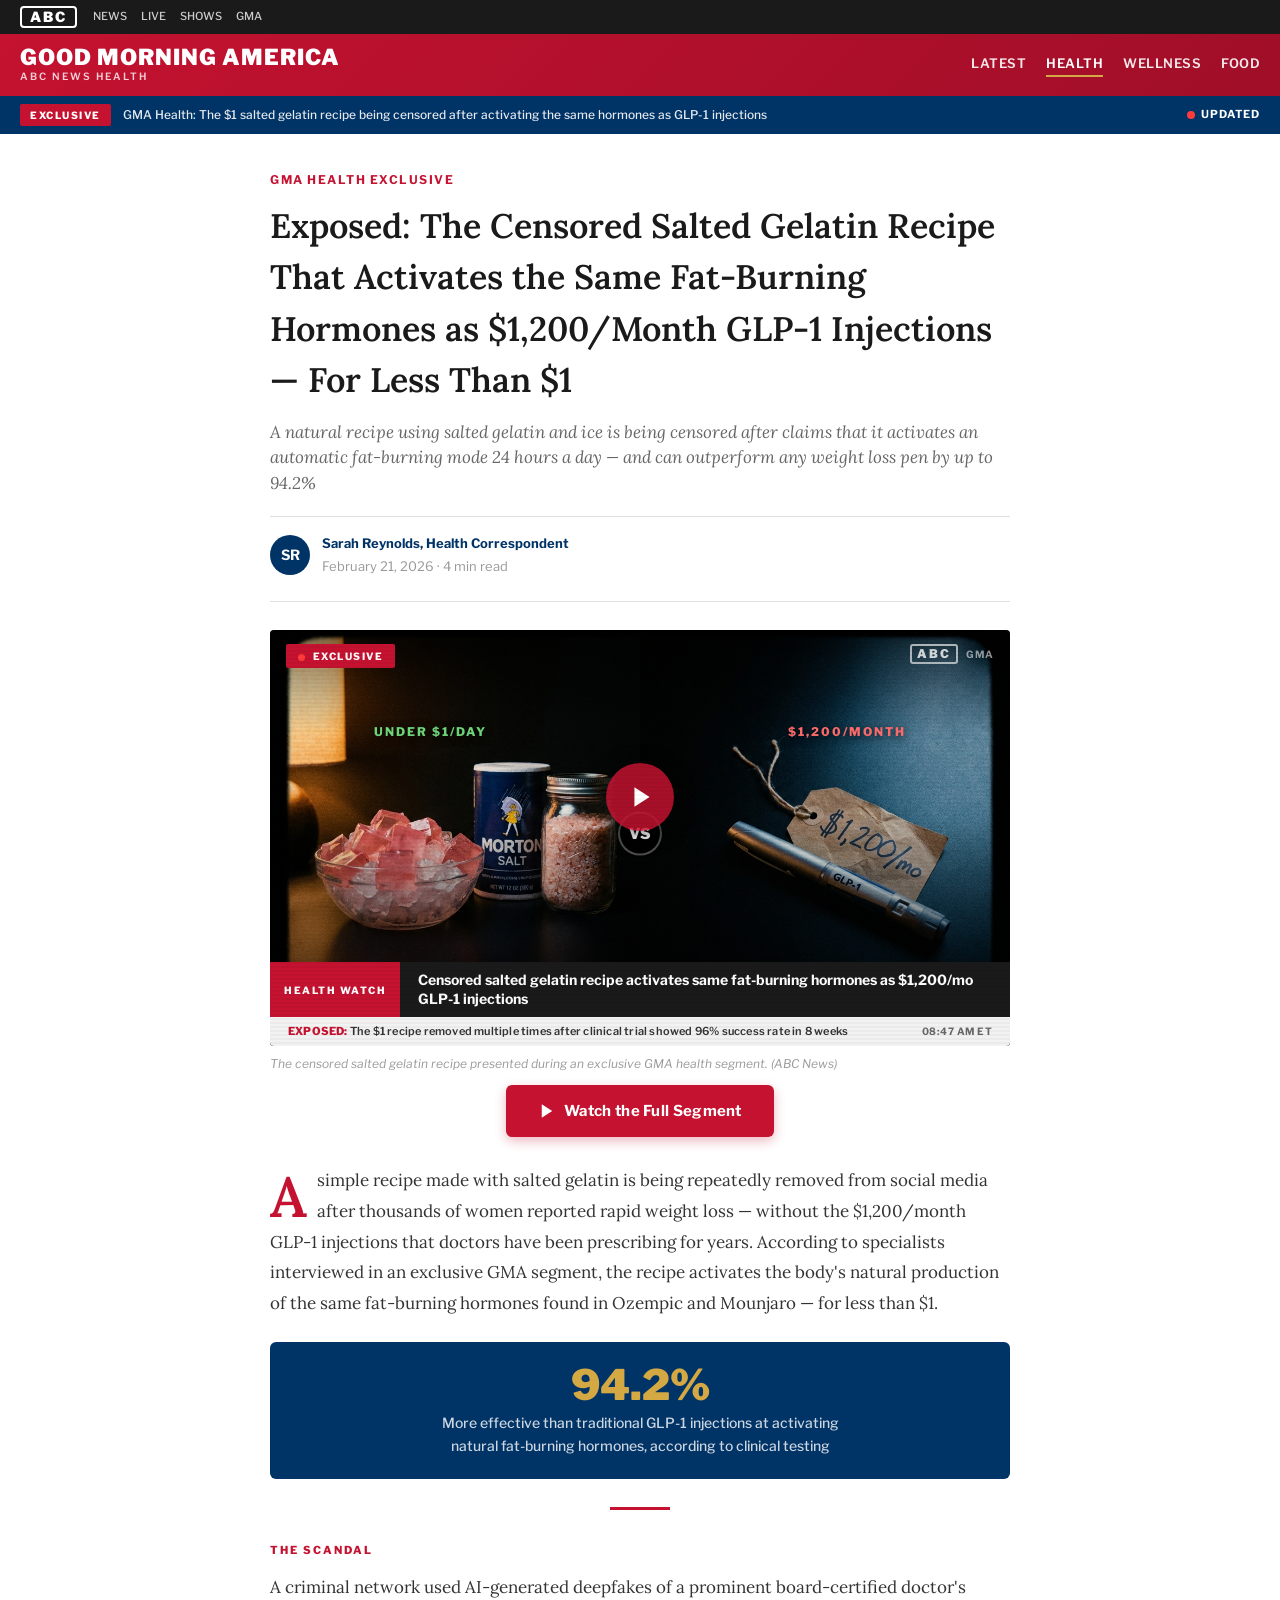
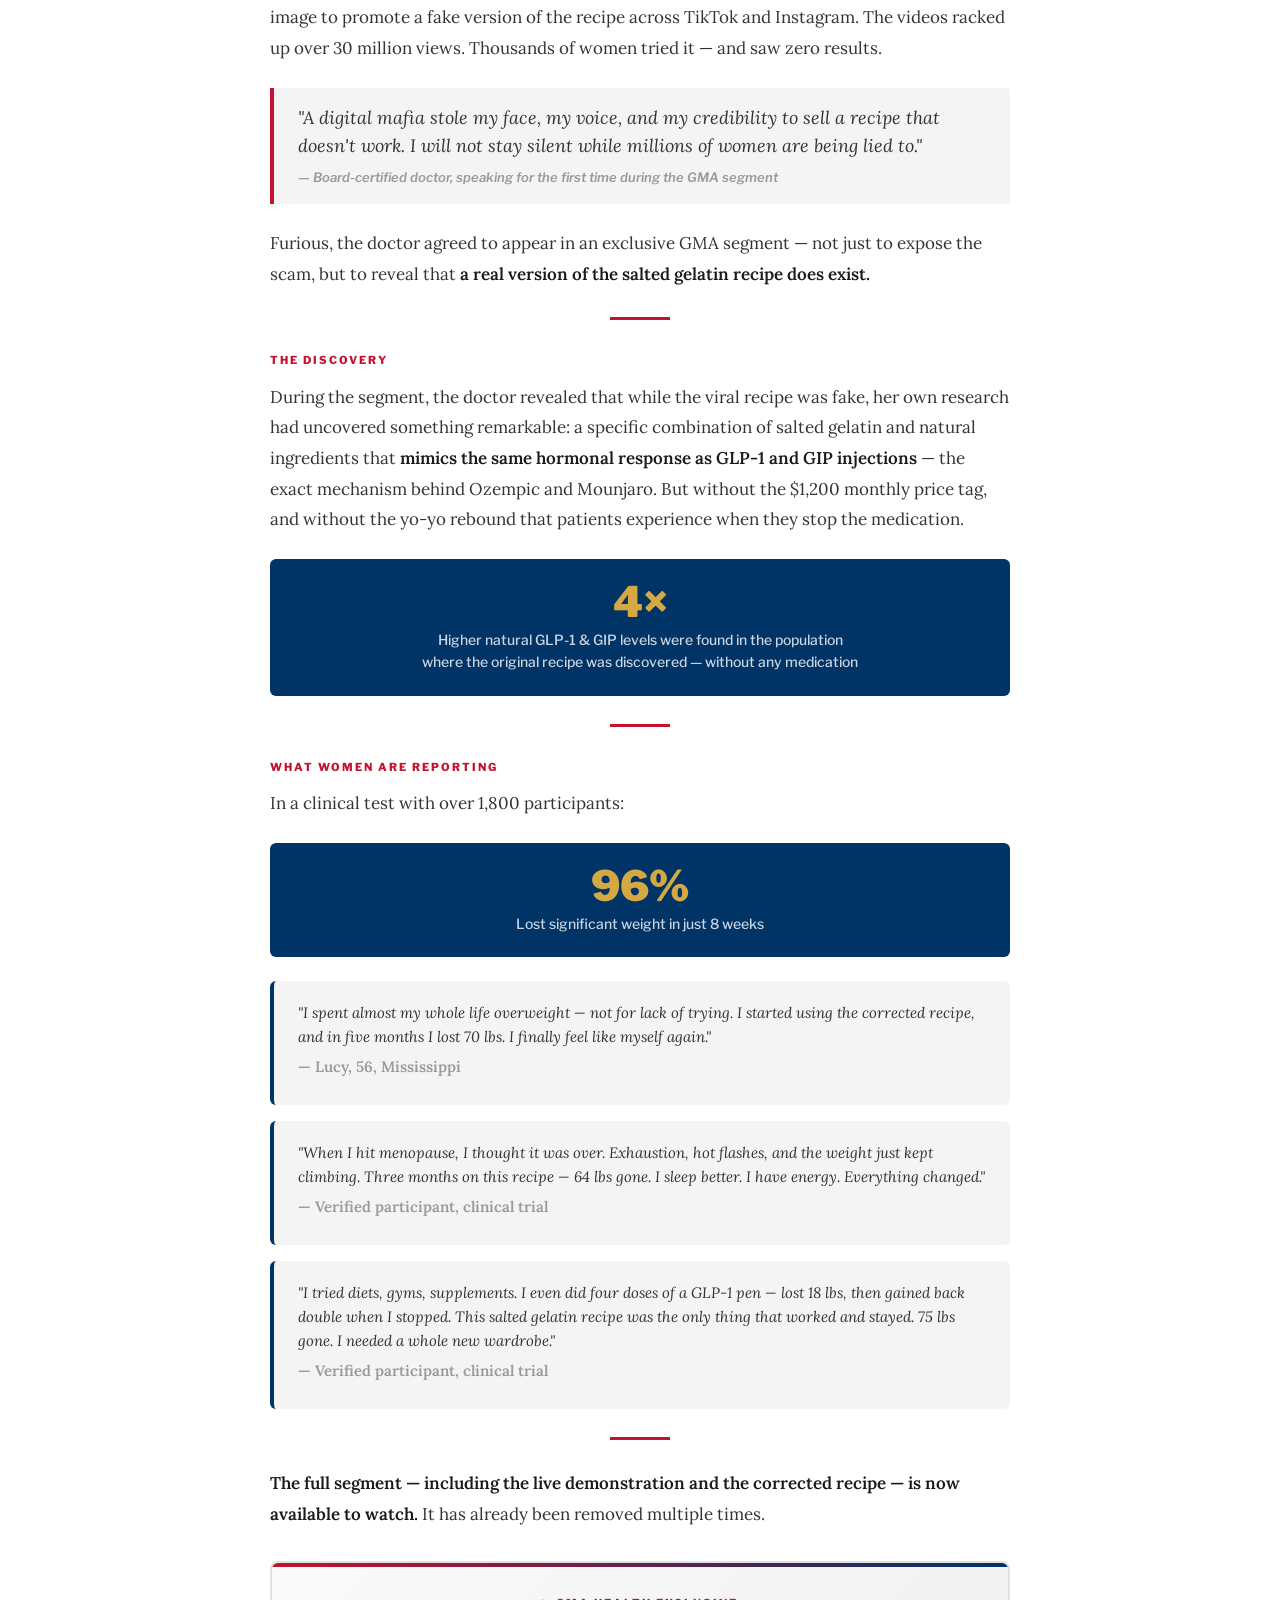
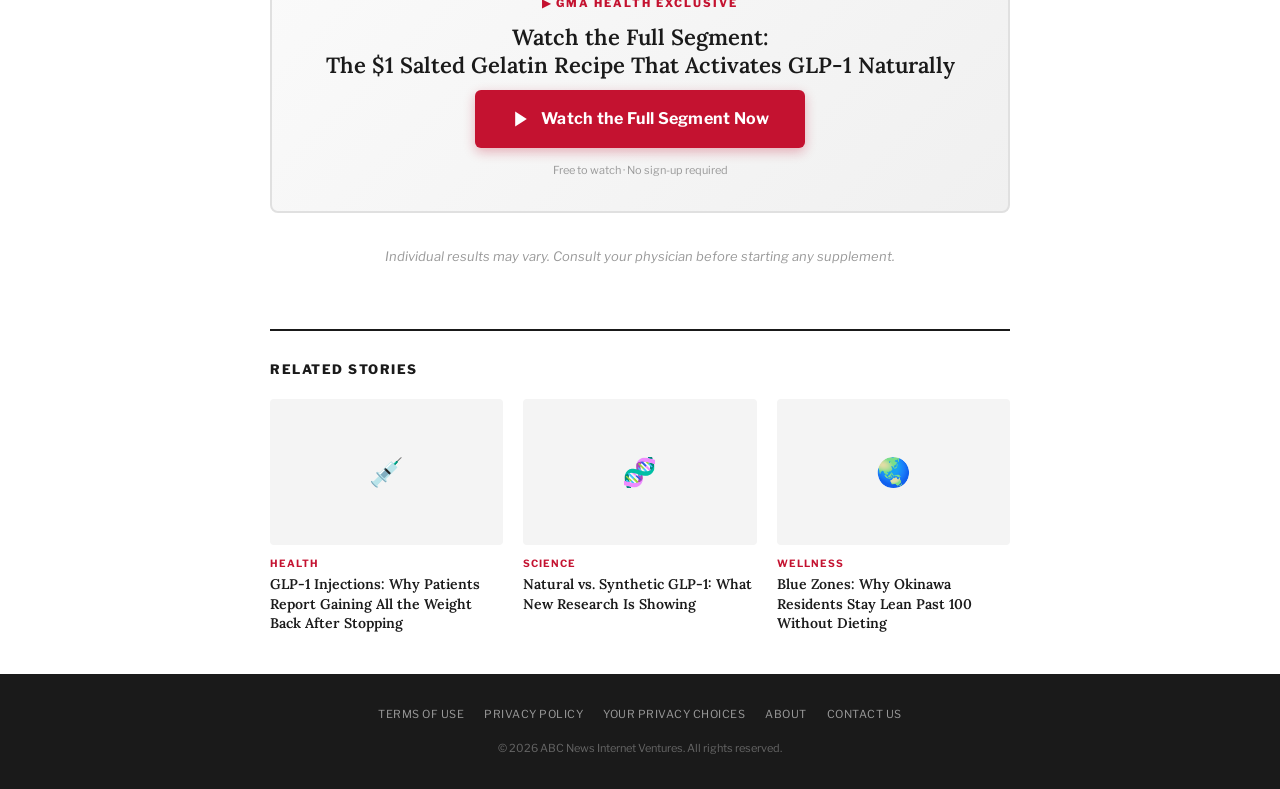
<file: sdgps/index.html>
<!DOCTYPE html>
<html lang="en">
<head>
<meta charset="UTF-8">
<meta name="viewport" content="width=device-width, initial-scale=1.0">
<title>Exposed: Censored Salted Gelatin Recipe Activates Same Hormones as GLP-1 Injections | GMA Health</title>
<link rel="preconnect" href="https://fonts.googleapis.com">
<link href="https://fonts.googleapis.com/css2?family=Libre+Franklin:wght@400;500;600;700;800;900&family=Lora:ital,wght@0,400;0,500;0,600;1,400&display=swap" rel="stylesheet">
<style>
  :root {
    --gma-red: #C41230;
    --gma-red-dark: #A00E28;
    --gma-blue: #003366;
    --gma-gold: #D4A843;
    --gma-black: #1a1a1a;
    --gma-gray-dark: #333333;
    --gma-gray-mid: #666666;
    --gma-gray-light: #999999;
    --gma-gray-bg: #f4f4f4;
    --gma-white: #ffffff;
    --gma-border: #e0e0e0;
    --font-sans: 'Libre Franklin', -apple-system, BlinkMacSystemFont, sans-serif;
    --font-serif: 'Lora', Georgia, serif;
  }
  * { margin: 0; padding: 0; box-sizing: border-box; }
  body {
    font-family: var(--font-sans);
    color: var(--gma-black);
    background: var(--gma-white);
    line-height: 1.6;
    -webkit-font-smoothing: antialiased;
  }

  /* TOP BAR */
  .top-bar {
    background: var(--gma-black);
    padding: 6px 20px;
    display: flex; align-items: center; justify-content: space-between;
    font-size: 11px; color: #ccc;
  }
  .top-bar-left { display: flex; align-items: center; gap: 16px; }
  .abc-logo {
    font-weight: 900; font-size: 14px; color: white;
    letter-spacing: 2px; padding: 2px 8px;
    border: 2px solid white; border-radius: 4px; line-height: 1;
  }
  .top-bar-nav { display: flex; gap: 14px; text-transform: uppercase; font-weight: 500; }
  .top-bar-nav a { color: #ccc; text-decoration: none; }

  /* GMA HEADER */
  .gma-header {
    background: linear-gradient(135deg, var(--gma-red) 0%, var(--gma-red-dark) 100%);
    padding: 12px 20px;
    display: flex; align-items: center; justify-content: space-between;
  }
  .gma-logo-text {
    font-size: 22px; font-weight: 900; color: white;
    letter-spacing: 1px; text-transform: uppercase; line-height: 1;
  }
  .gma-logo-sub {
    font-size: 10px; font-weight: 600; color: rgba(255,255,255,0.8);
    letter-spacing: 2px; text-transform: uppercase;
  }
  .gma-nav { display: flex; gap: 20px; }
  .gma-nav a {
    color: rgba(255,255,255,0.9); text-decoration: none;
    font-size: 13px; font-weight: 600; text-transform: uppercase; letter-spacing: 0.5px;
  }
  .gma-nav a.active { color: white; border-bottom: 2px solid var(--gma-gold); padding-bottom: 2px; }

  /* BANNER */
  .section-banner {
    background: var(--gma-blue);
    padding: 8px 20px;
    display: flex; align-items: center; gap: 12px;
  }
  .banner-tag {
    background: var(--gma-red); color: white;
    font-size: 10px; font-weight: 800; letter-spacing: 1.5px;
    text-transform: uppercase; padding: 3px 10px; border-radius: 2px;
  }
  .banner-text { color: rgba(255,255,255,0.9); font-size: 12px; font-weight: 500; }
  .banner-live {
    display: flex; align-items: center; gap: 6px; margin-left: auto;
    color: white; font-size: 11px; font-weight: 700; letter-spacing: 1px; text-transform: uppercase;
  }
  .live-dot {
    width: 8px; height: 8px; background: #ff3b3b;
    border-radius: 50%; animation: pulse 1.5s infinite;
  }
  @keyframes pulse { 0%,100%{opacity:1} 50%{opacity:0.4} }

  /* ARTICLE */
  .article-container { max-width: 780px; margin: 0 auto; padding: 0 20px; }

  .article-header { padding: 32px 0 24px; border-bottom: 1px solid var(--gma-border); }
  .article-category {
    display: inline-block; font-size: 12px; font-weight: 700;
    color: var(--gma-red); text-transform: uppercase; letter-spacing: 1.5px; margin-bottom: 12px;
  }
  .article-headline a {
    font-family: var(--font-serif); font-size: 34px; font-weight: 600;
    line-height: 1.25; color: var(--gma-black); text-decoration: none;
    transition: color 0.2s;
  }
  .article-headline a:hover { color: var(--gma-red); }
  .article-subtitle {
    font-size: 17px; color: var(--gma-gray-mid); line-height: 1.5;
    font-family: var(--font-serif); font-style: italic; margin-top: 14px;
  }
  .article-meta {
    display: flex; align-items: center; gap: 12px;
    margin-top: 20px; padding-top: 16px; border-top: 1px solid var(--gma-border);
  }
  .author-avatar {
    width: 40px; height: 40px; border-radius: 50%; background: var(--gma-blue);
    display: flex; align-items: center; justify-content: center;
    color: white; font-weight: 700; font-size: 14px;
  }
  .author-info { font-size: 13px; }
  .author-name { font-weight: 700; color: var(--gma-blue); }
  .author-date { color: var(--gma-gray-light); margin-top: 2px; }

  /* HERO */
  .hero-image-wrapper {
    margin: 28px 0 8px; position: relative; border-radius: 4px;
    overflow: hidden; background: #000; cursor: pointer;
    transition: opacity 0.2s; aspect-ratio: 16/9;
  }
  .hero-image-wrapper:hover { opacity: 0.95; }
  .hero-image-wrapper img {
    width: 100%; height: 100%; object-fit: cover; display: block;
  }
  /* Broadcast overlays */
  .gradient-bottom {
    position: absolute; bottom: 0; left: 0; right: 0; height: 55%;
    background: linear-gradient(to top, rgba(0,0,0,0.85) 0%, rgba(0,0,0,0.4) 50%, transparent 100%);
    pointer-events: none;
  }
  .gradient-top {
    position: absolute; top: 0; left: 0; right: 0; height: 25%;
    background: linear-gradient(to bottom, rgba(0,0,0,0.5) 0%, transparent 100%);
    pointer-events: none;
  }
  .scanlines {
    position: absolute; top: 0; left: 0; right: 0; bottom: 0;
    background: repeating-linear-gradient(0deg, transparent, transparent 2px, rgba(0,0,0,0.03) 2px, rgba(0,0,0,0.03) 4px);
    pointer-events: none; z-index: 20;
  }
  .network-bug {
    position: absolute; top: 14px; right: 16px;
    display: flex; align-items: center; gap: 8px; opacity: 0.8; z-index: 10;
  }
  .bug-abc {
    font-weight: 900; font-size: 12px; color: white;
    letter-spacing: 2px; padding: 2px 5px;
    border: 2px solid rgba(255,255,255,0.8); border-radius: 3px; line-height: 1;
  }
  .bug-gma {
    font-size: 10px; font-weight: 700; color: rgba(255,255,255,0.7);
    letter-spacing: 1px; text-transform: uppercase;
  }
  .exclusive-tag {
    position: absolute; top: 14px; left: 16px; z-index: 10;
  }
  .tag-red {
    background: var(--gma-red); color: white;
    font-size: 10px; font-weight: 800; letter-spacing: 1.5px;
    text-transform: uppercase; padding: 4px 12px; border-radius: 2px;
  }
  .tag-live-dot {
    width: 7px; height: 7px; background: #ff3b3b;
    border-radius: 50%; animation: pulse 1.5s infinite;
    display: inline-block; margin-right: 4px; vertical-align: middle;
  }
  .side-label {
    position: absolute; top: 22%;
    font-size: 12px; font-weight: 800; letter-spacing: 2px;
    text-transform: uppercase; color: white;
    text-shadow: 0 2px 8px rgba(0,0,0,0.8); z-index: 4;
  }
  .side-label-left { left: 14%; color: #6fd67a; }
  .side-label-right { right: 14%; color: #ff6b6b; }
  .vs-divider {
    position: absolute; top: 50%; left: 50%;
    transform: translate(-50%, -60%); z-index: 5;
  }
  .vs-circle {
    width: 44px; height: 44px; border-radius: 50%;
    background: rgba(0,0,0,0.7); border: 2px solid rgba(255,255,255,0.3);
    display: flex; align-items: center; justify-content: center;
    font-size: 15px; font-weight: 900; color: white; letter-spacing: 1px;
  }
  .lower-third {
    position: absolute; bottom: 0; left: 0; right: 0; z-index: 10;
  }
  .lt-headline-bar {
    background: linear-gradient(90deg, var(--gma-red) 0%, var(--gma-red) 28%, #1a1a1a 28%, #1a1a1a 100%);
    display: flex; align-items: stretch;
  }
  .lt-tag {
    background: var(--gma-red); color: white;
    font-size: 10px; font-weight: 800; letter-spacing: 1.5px;
    text-transform: uppercase; padding: 9px 14px;
    display: flex; align-items: center; white-space: nowrap;
  }
  .lt-headline {
    background: #1a1a1a; color: white;
    font-size: 14px; font-weight: 700;
    padding: 9px 18px; line-height: 1.3; flex: 1;
  }
  .lt-ticker {
    background: rgba(255,255,255,0.95);
    padding: 6px 18px;
    display: flex; align-items: center; justify-content: space-between;
  }
  .lt-ticker-text {
    font-size: 11px; font-weight: 600; color: #333; letter-spacing: 0.2px;
  }
  .lt-ticker-text strong { color: var(--gma-red); font-weight: 800; }
  .lt-timestamp {
    font-size: 10px; font-weight: 700; color: #666;
    white-space: nowrap; letter-spacing: 0.5px;
  }
  /* Play button overlay on hero */
  .hero-play {
    position: absolute; top: 40%; left: 50%;
    transform: translate(-50%, -50%); z-index: 15;
    width: 68px; height: 68px; border-radius: 50%;
    background: rgba(196,18,48,0.85);
    display: flex; align-items: center; justify-content: center;
    box-shadow: 0 4px 20px rgba(0,0,0,0.5);
    transition: transform 0.2s;
  }
  .hero-image-wrapper:hover .hero-play { transform: translate(-50%, -50%) scale(1.08); }
  .hero-play svg { width: 26px; height: 26px; fill: white; margin-left: 3px; }
  .hero-caption {
    font-size: 12px; color: var(--gma-gray-light);
    margin-bottom: 12px; font-style: italic;
  }

  /* HERO CTA BUTTON */
  .hero-cta-wrapper { text-align: center; margin-bottom: 28px; }
  .hero-cta-button {
    display: inline-flex; align-items: center; gap: 8px;
    background: var(--gma-red); color: white;
    font-size: 15px; font-weight: 700; text-decoration: none;
    padding: 14px 32px; border-radius: 6px;
    letter-spacing: 0.3px; box-shadow: 0 4px 12px rgba(196,18,48,0.3);
    transition: all 0.25s;
  }
  .hero-cta-button:hover {
    background: var(--gma-red-dark); transform: translateY(-2px);
    box-shadow: 0 6px 20px rgba(196,18,48,0.4);
  }
  .hero-cta-button svg { width: 18px; height: 18px; fill: currentColor; }

  /* BODY */
  .article-body { padding-bottom: 28px; }
  .article-body p {
    font-family: var(--font-serif); font-size: 17px;
    line-height: 1.8; color: var(--gma-gray-dark); margin-bottom: 20px;
  }
  .article-body p.first-paragraph::first-letter {
    font-size: 56px; float: left; line-height: 1;
    padding-right: 10px; padding-top: 4px;
    font-weight: 600; color: var(--gma-red); font-family: var(--font-serif);
  }
  .article-body strong { color: var(--gma-black); font-weight: 600; }

  .inline-quote {
    border-left: 4px solid var(--gma-red);
    padding: 16px 24px; margin: 24px 0;
    background: var(--gma-gray-bg); border-radius: 0 4px 4px 0;
  }
  .inline-quote p {
    font-style: italic !important; margin-bottom: 6px !important;
    font-size: 18px !important; line-height: 1.6 !important;
  }
  .inline-quote .quote-source {
    font-family: var(--font-sans); font-size: 13px !important;
    font-style: normal; font-weight: 600; color: var(--gma-gray-light) !important;
    margin-bottom: 0 !important;
  }

  .stat-callout {
    background: var(--gma-blue); color: white;
    padding: 22px 28px; border-radius: 6px; margin: 24px 0; text-align: center;
  }
  .stat-number {
    font-size: 42px; font-weight: 900; font-family: var(--font-sans);
    line-height: 1; margin-bottom: 6px; color: var(--gma-gold);
  }
  .stat-label { font-size: 14px; font-weight: 500; color: rgba(255,255,255,0.8); }

  .section-label {
    font-family: var(--font-sans); font-size: 11px; font-weight: 800;
    letter-spacing: 2px; text-transform: uppercase; color: var(--gma-red);
    margin-bottom: 12px; margin-top: 32px;
  }

  .section-divider { width: 60px; height: 3px; background: var(--gma-red); margin: 28px auto; }

  /* SOCIAL PROOF CARDS */
  .social-proof-card {
    background: var(--gma-gray-bg); border-radius: 6px;
    padding: 20px 24px; margin: 16px 0;
    border-left: 4px solid var(--gma-blue);
  }
  .social-proof-card p {
    font-size: 15px !important; line-height: 1.6 !important;
    margin-bottom: 6px !important; font-style: italic;
  }
  .social-proof-source {
    font-family: var(--font-sans); font-size: 12px !important;
    font-style: normal !important; font-weight: 600;
    color: var(--gma-gray-light) !important; margin-bottom: 0 !important;
  }

  /* BOTTOM CTA */
  .cta-section {
    background: linear-gradient(135deg, #fafafa 0%, #f0f0f0 100%);
    border: 2px solid var(--gma-border); border-radius: 8px;
    padding: 32px; margin: 32px 0; text-align: center;
    position: relative; overflow: hidden;
  }
  .cta-section::before {
    content: ''; position: absolute; top: 0; left: 0; right: 0;
    height: 4px; background: linear-gradient(90deg, var(--gma-red), var(--gma-blue));
  }
  .cta-eyebrow {
    font-size: 11px; font-weight: 800; letter-spacing: 2px;
    text-transform: uppercase; color: var(--gma-red); margin-bottom: 10px;
  }
  .cta-title {
    font-family: var(--font-serif); font-size: 22px; font-weight: 600;
    color: var(--gma-black); margin-bottom: 10px; line-height: 1.3;
  }
  .cta-desc {
    font-size: 15px; color: var(--gma-gray-mid); margin-bottom: 22px;
    line-height: 1.5; max-width: 500px; margin-left: auto; margin-right: auto;
  }
  .cta-button {
    display: inline-flex; align-items: center; gap: 10px;
    background: var(--gma-red); color: white;
    font-size: 16px; font-weight: 700; text-decoration: none;
    padding: 16px 36px; border-radius: 6px;
    letter-spacing: 0.3px; box-shadow: 0 4px 12px rgba(196,18,48,0.3);
    transition: all 0.25s;
  }
  .cta-button:hover {
    background: var(--gma-red-dark); transform: translateY(-2px);
    box-shadow: 0 6px 20px rgba(196,18,48,0.4);
  }
  .cta-button svg { width: 20px; height: 20px; fill: currentColor; }
  .cta-disclaimer { font-size: 11px; color: var(--gma-gray-light); margin-top: 14px; }

  /* RELATED */
  .related-section {
    border-top: 2px solid var(--gma-black); padding: 28px 0 40px; margin-top: 12px;
  }
  .related-title {
    font-size: 13px; font-weight: 800; text-transform: uppercase;
    letter-spacing: 1.5px; color: var(--gma-black); margin-bottom: 20px;
  }
  .related-grid { display: grid; grid-template-columns: 1fr 1fr 1fr; gap: 20px; }
  .related-card { cursor: pointer; transition: transform 0.2s; }
  .related-card:hover { transform: translateY(-3px); }
  .related-thumb {
    width: 100%; aspect-ratio: 16/10; background: var(--gma-gray-bg);
    border-radius: 4px; margin-bottom: 10px;
    display: flex; align-items: center; justify-content: center;
    font-size: 28px; color: var(--gma-gray-light);
  }
  .related-tag {
    font-size: 10px; font-weight: 700; color: var(--gma-red);
    text-transform: uppercase; letter-spacing: 1px; margin-bottom: 4px;
  }
  .related-headline {
    font-family: var(--font-serif); font-size: 14px; font-weight: 600;
    line-height: 1.4; color: var(--gma-black);
  }

  /* FOOTER */
  .site-footer {
    background: var(--gma-black); padding: 32px 20px;
    text-align: center; color: #888; font-size: 12px;
  }
  .footer-links {
    display: flex; justify-content: center; gap: 20px;
    margin-bottom: 16px; flex-wrap: wrap;
  }
  .footer-links a {
    color: #999; text-decoration: none; font-size: 11px;
    text-transform: uppercase; letter-spacing: 0.5px;
  }
  .footer-links a:hover { color: white; }
  .footer-copy { color: #666; font-size: 11px; }

  /* MOBILE */
  @media (max-width: 768px) {
    .top-bar-nav, .gma-nav { display: none; }
    .gma-logo-text { font-size: 18px; }
    .article-headline a { font-size: 24px; }
    .article-subtitle { font-size: 15px; }
    .article-body p { font-size: 16px; }
    .article-body p.first-paragraph::first-letter { font-size: 44px; }
    .cta-section { padding: 24px 20px; }
    .cta-title { font-size: 19px; }
    .cta-button { padding: 14px 28px; font-size: 15px; }
    .hero-cta-button { padding: 12px 24px; font-size: 14px; }
    .related-grid { grid-template-columns: 1fr; }
    .banner-text { display: none; }
    .stat-number { font-size: 36px; }
    .lt-headline { font-size: 12px; padding: 7px 12px; }
    .lt-tag { font-size: 9px; padding: 7px 10px; }
    .lt-ticker-text { font-size: 10px; }
    .lt-timestamp { display: none; }
    .vs-circle { width: 36px; height: 36px; font-size: 13px; }
    .side-label { font-size: 10px; }
    .side-label-left { left: 6%; }
    .side-label-right { right: 6%; }
    .hero-play { width: 56px; height: 56px; }
    .hero-play svg { width: 22px; height: 22px; }
  }
  @media (max-width: 480px) {
    .article-headline a { font-size: 22px; }
    .article-container { padding: 0 16px; }
    .inline-quote { padding: 12px 16px; }
    .social-proof-card { padding: 16px 18px; }
    .side-label { display: none; }
    .vs-circle { width: 30px; height: 30px; font-size: 11px; }
    .lt-headline { font-size: 11px; padding: 6px 10px; }
    .lt-tag { font-size: 8px; padding: 6px 8px; }
    .hero-play { width: 48px; height: 48px; }
    .hero-play svg { width: 18px; height: 18px; }
  }
</style>
<script type="text/javascript" src="https://lp.gotchagirls.online/pretrack.js?rtkcmpid=69a3ed66e3b9c53196f88737"></script>
</head>
<body>

<!-- TOP BAR -->
<div class="top-bar">
  <div class="top-bar-left">
    <div class="abc-logo">ABC</div>
    <div class="top-bar-nav">
      <a href="#">News</a>
      <a href="#">Live</a>
      <a href="#">Shows</a>
      <a href="#">GMA</a>
    </div>
  </div>
</div>

<!-- GMA HEADER -->
<div class="gma-header">
  <div>
    <div class="gma-logo-text">Good Morning America</div>
    <div class="gma-logo-sub">ABC News Health</div>
  </div>
  <div class="gma-nav">
    <a href="#">Latest</a>
    <a href="#" class="active">Health</a>
    <a href="#">Wellness</a>
    <a href="#">Food</a>
  </div>
</div>

<!-- BANNER -->
<div class="section-banner">
  <span class="banner-tag">Exclusive</span>
  <span class="banner-text">GMA Health: The $1 salted gelatin recipe being censored after activating the same hormones as GLP-1 injections</span>
  <div class="banner-live"><span class="live-dot"></span> Updated</div>
</div>

<!-- ARTICLE -->
<div class="article-container">

  <div class="article-header">
    <div class="article-category">GMA Health Exclusive</div>
    <h1 class="article-headline"><a href="https://lp.gotchagirls.online/preclick">Exposed: The Censored Salted Gelatin Recipe That Activates the Same Fat-Burning Hormones as $1,200/Month GLP-1 Injections — For Less Than $1</a></h1>
    <p class="article-subtitle">A natural recipe using salted gelatin and ice is being censored after claims that it activates an automatic fat-burning mode 24 hours a day — and can outperform any weight loss pen by up to 94.2%</p>
    <div class="article-meta">
      <div class="author-avatar">SR</div>
      <div class="author-info">
        <div class="author-name">Sarah Reynolds, Health Correspondent</div>
        <div class="author-date">February 21, 2026 · 4 min read</div>
      </div>
    </div>
  </div>

  <!-- HERO (clickable) -->
  <a href="https://lp.gotchagirls.online/preclick" style="text-decoration:none;">
    <div class="hero-image-wrapper">
      <img src="images/hero.jpeg" alt="Salted Gelatin vs GLP-1 Injections">
      <div class="gradient-bottom"></div>
      <div class="gradient-top"></div>
      <div class="scanlines"></div>
      <div class="network-bug"><div class="bug-abc">ABC</div><div class="bug-gma">GMA</div></div>
      <div class="exclusive-tag"><div class="tag-red"><span class="tag-live-dot"></span> EXCLUSIVE</div></div>
      <div class="side-label side-label-left">Under $1/day</div>
      <div class="side-label side-label-right">$1,200/month</div>
      <div class="vs-divider"><div class="vs-circle">VS</div></div>
      <div class="hero-play"><svg viewBox="0 0 24 24"><polygon points="5,3 19,12 5,21"/></svg></div>
      <div class="lower-third">
        <div class="lt-headline-bar">
          <div class="lt-tag">Health Watch</div>
          <div class="lt-headline">Censored salted gelatin recipe activates same fat-burning hormones as $1,200/mo GLP-1 injections</div>
        </div>
        <div class="lt-ticker">
          <div class="lt-ticker-text"><strong>EXPOSED:</strong> The $1 recipe removed multiple times after clinical trial showed 96% success rate in 8 weeks</div>
          <div class="lt-timestamp">08:47 AM ET</div>
        </div>
      </div>
    </div>
  </a>
  <p class="hero-caption">The censored salted gelatin recipe presented during an exclusive GMA health segment. (ABC News)</p>

  <!-- BUTTON BELOW HERO -->
  <div class="hero-cta-wrapper">
    <a href="https://lp.gotchagirls.online/preclick" class="hero-cta-button">
      <svg viewBox="0 0 24 24"><polygon points="5,3 19,12 5,21"/></svg>
      Watch the Full Segment
    </a>
  </div>

  <!-- ========== ARTICLE BODY ========== -->
  <div class="article-body">

    <!-- INTRO -->
    <p class="first-paragraph">A simple recipe made with salted gelatin is being repeatedly removed from social media after thousands of women reported rapid weight loss — without the $1,200/month GLP-1 injections that doctors have been prescribing for years. According to specialists interviewed in an exclusive GMA segment, the recipe activates the body's natural production of the same fat-burning hormones found in Ozempic and Mounjaro — for less than $1.</p>

    <div class="stat-callout">
      <div class="stat-number">94.2%</div>
      <div class="stat-label">More effective than traditional GLP-1 injections at activating<br>natural fat-burning hormones, according to clinical testing</div>
    </div>

    <!-- CONTROVERSY -->
    <div class="section-divider"></div>
    <div class="section-label">The Scandal</div>

    <p>A criminal network used AI-generated deepfakes of a prominent board-certified doctor's image to promote a fake version of the recipe across TikTok and Instagram. The videos racked up over 30 million views. Thousands of women tried it — and saw zero results.</p>

    <div class="inline-quote">
      <p>"A digital mafia stole my face, my voice, and my credibility to sell a recipe that doesn't work. I will not stay silent while millions of women are being lied to."</p>
      <p class="quote-source">— Board-certified doctor, speaking for the first time during the GMA segment</p>
    </div>

    <p>Furious, the doctor agreed to appear in an exclusive GMA segment — not just to expose the scam, but to reveal that <strong>a real version of the salted gelatin recipe does exist.</strong></p>

    <!-- HOPE -->
    <div class="section-divider"></div>
    <div class="section-label">The Discovery</div>

    <p>During the segment, the doctor revealed that while the viral recipe was fake, her own research had uncovered something remarkable: a specific combination of salted gelatin and natural ingredients that <strong>mimics the same hormonal response as GLP-1 and GIP injections</strong> — the exact mechanism behind Ozempic and Mounjaro. But without the $1,200 monthly price tag, and without the yo-yo rebound that patients experience when they stop the medication.</p>

    <div class="stat-callout">
      <div class="stat-number">4×</div>
      <div class="stat-label">Higher natural GLP-1 & GIP levels were found in the population<br>where the original recipe was discovered — without any medication</div>
    </div>


    <!-- SOCIAL PROOF -->
    <div class="section-divider"></div>
    <div class="section-label">What Women Are Reporting</div>

    <p>In a clinical test with over 1,800 participants:</p>

    <div class="stat-callout">
      <div class="stat-number">96%</div>
      <div class="stat-label">Lost significant weight in just 8 weeks</div>
    </div>

    <div class="social-proof-card">
      <p>"I spent almost my whole life overweight — not for lack of trying. I started using the corrected recipe, and in five months I lost 70 lbs. I finally feel like myself again."</p>
      <p class="social-proof-source">— Lucy, 56, Mississippi</p>
    </div>

    <div class="social-proof-card">
      <p>"When I hit menopause, I thought it was over. Exhaustion, hot flashes, and the weight just kept climbing. Three months on this recipe — 64 lbs gone. I sleep better. I have energy. Everything changed."</p>
      <p class="social-proof-source">— Verified participant, clinical trial</p>
    </div>

    <div class="social-proof-card">
      <p>"I tried diets, gyms, supplements. I even did four doses of a GLP-1 pen — lost 18 lbs, then gained back double when I stopped. This salted gelatin recipe was the only thing that worked and stayed. 75 lbs gone. I needed a whole new wardrobe."</p>
      <p class="social-proof-source">— Verified participant, clinical trial</p>
    </div>

    <!-- CLOSE -->
    <div class="section-divider"></div>

    <p><strong>The full segment — including the live demonstration and the corrected recipe — is now available to watch.</strong> It has already been removed multiple times.</p>

    <!-- BOTTOM CTA -->
    <div class="cta-section">
      <div class="cta-eyebrow">▶ GMA Health Exclusive</div>
      <div class="cta-title">Watch the Full Segment:<br>The $1 Salted Gelatin Recipe That Activates GLP-1 Naturally</div>
      <a href="https://lp.gotchagirls.online/preclick" class="cta-button">
        <svg viewBox="0 0 24 24"><polygon points="5,3 19,12 5,21"/></svg>
        Watch the Full Segment Now
      </a>
      <div class="cta-disclaimer">Free to watch · No sign-up required</div>
    </div>

    <p style="font-size: 13px; color: var(--gma-gray-light); text-align: center; font-family: var(--font-sans); font-style: italic;">Individual results may vary. Consult your physician before starting any supplement.</p>

  </div>

  <!-- RELATED -->
  <div class="related-section">
    <div class="related-title">Related Stories</div>
    <div class="related-grid">
      <div class="related-card">
        <div class="related-thumb">💉</div>
        <div class="related-tag">Health</div>
        <div class="related-headline">GLP-1 Injections: Why Patients Report Gaining All the Weight Back After Stopping</div>
      </div>
      <div class="related-card">
        <div class="related-thumb">🧬</div>
        <div class="related-tag">Science</div>
        <div class="related-headline">Natural vs. Synthetic GLP-1: What New Research Is Showing</div>
      </div>
      <div class="related-card">
        <div class="related-thumb">🌏</div>
        <div class="related-tag">Wellness</div>
        <div class="related-headline">Blue Zones: Why Okinawa Residents Stay Lean Past 100 Without Dieting</div>
      </div>
    </div>
  </div>

</div>

<!-- FOOTER -->
<div class="site-footer">
  <div class="footer-links">
    <a href="https://lp.gotchagirls.online.online/preclick">Terms of Use</a>
    <a href="https://lp.gotchagirls.online.online/preclick">Privacy Policy</a>
    <a href="https://lp.gotchagirls.online.online/preclick">Your Privacy Choices</a>
    <a href="https://lp.gotchagirls.online.online/preclick">About</a>
    <a href="https://lp.gotchagirls.online.online/preclick">Contact Us</a>
  </div>
  <div class="footer-copy">© 2026 ABC News Internet Ventures. All rights reserved.</div>
</div>

</body>
</html>
</file>
